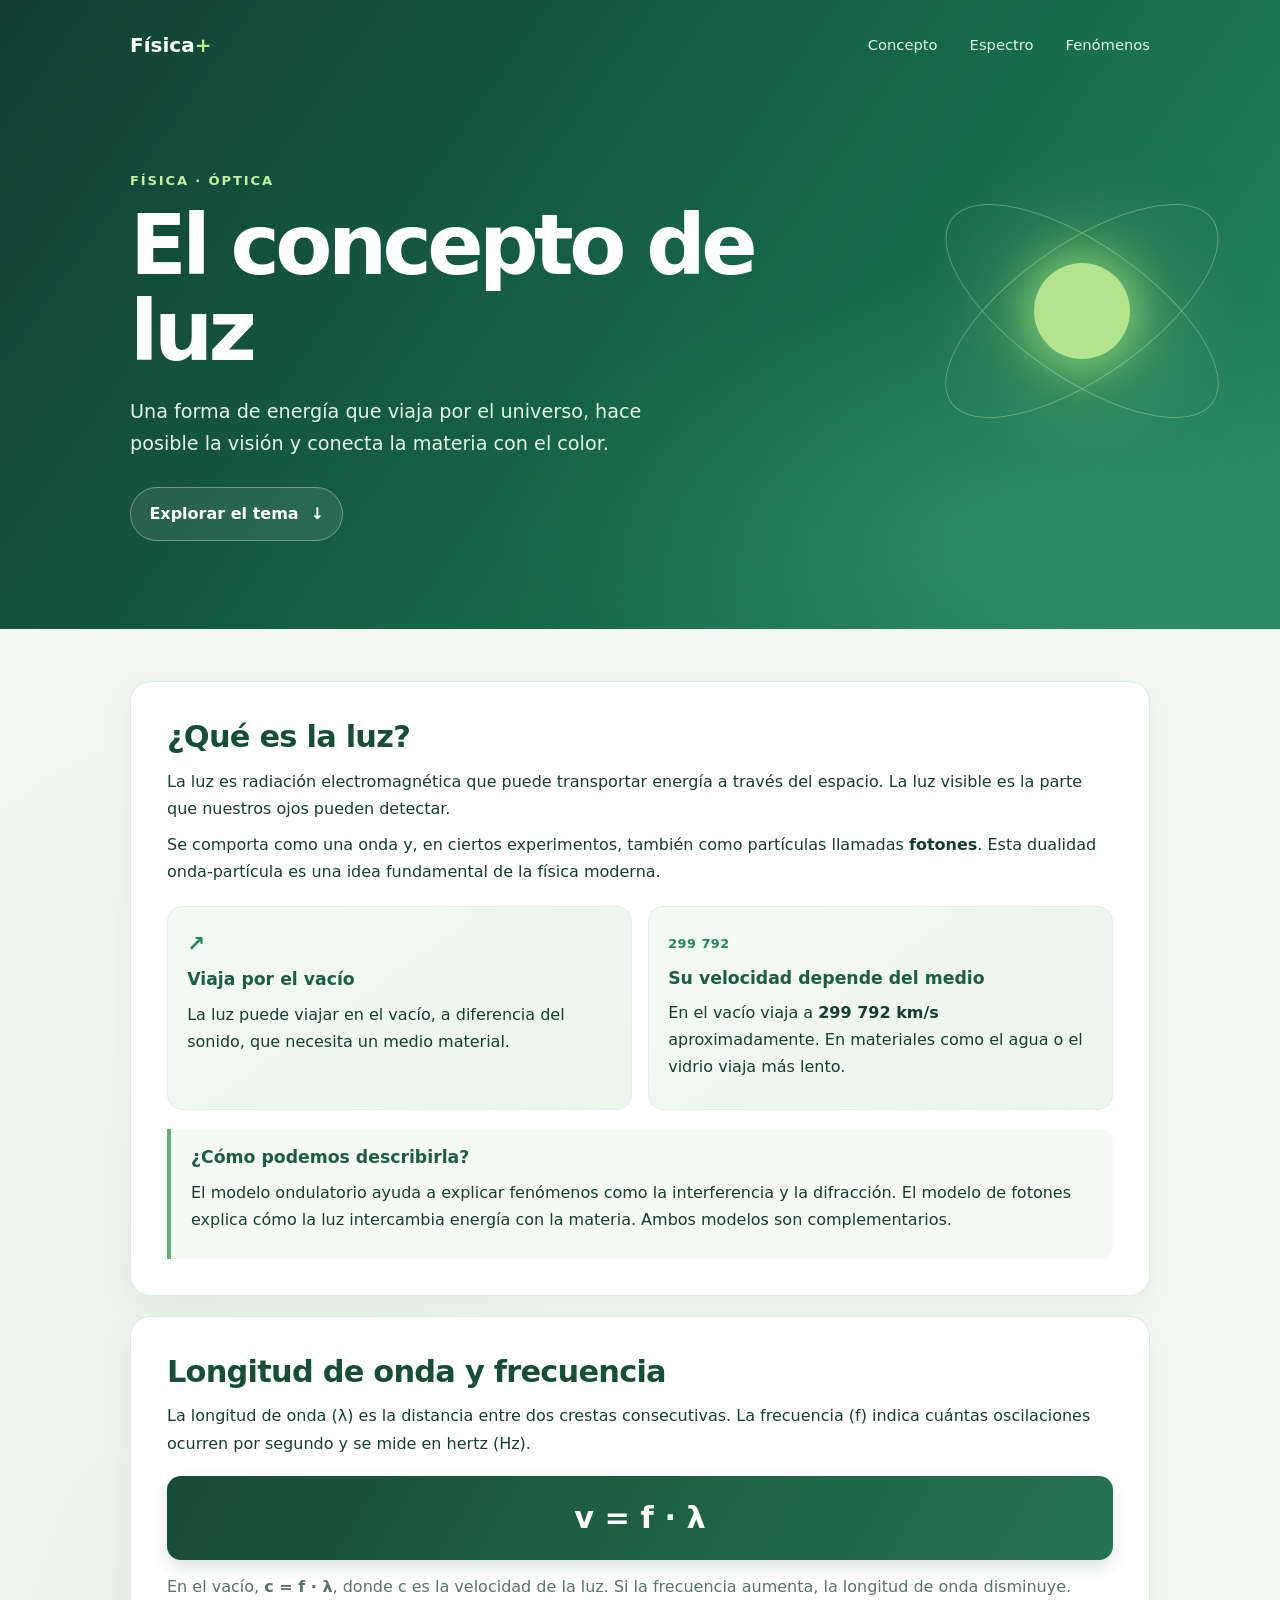
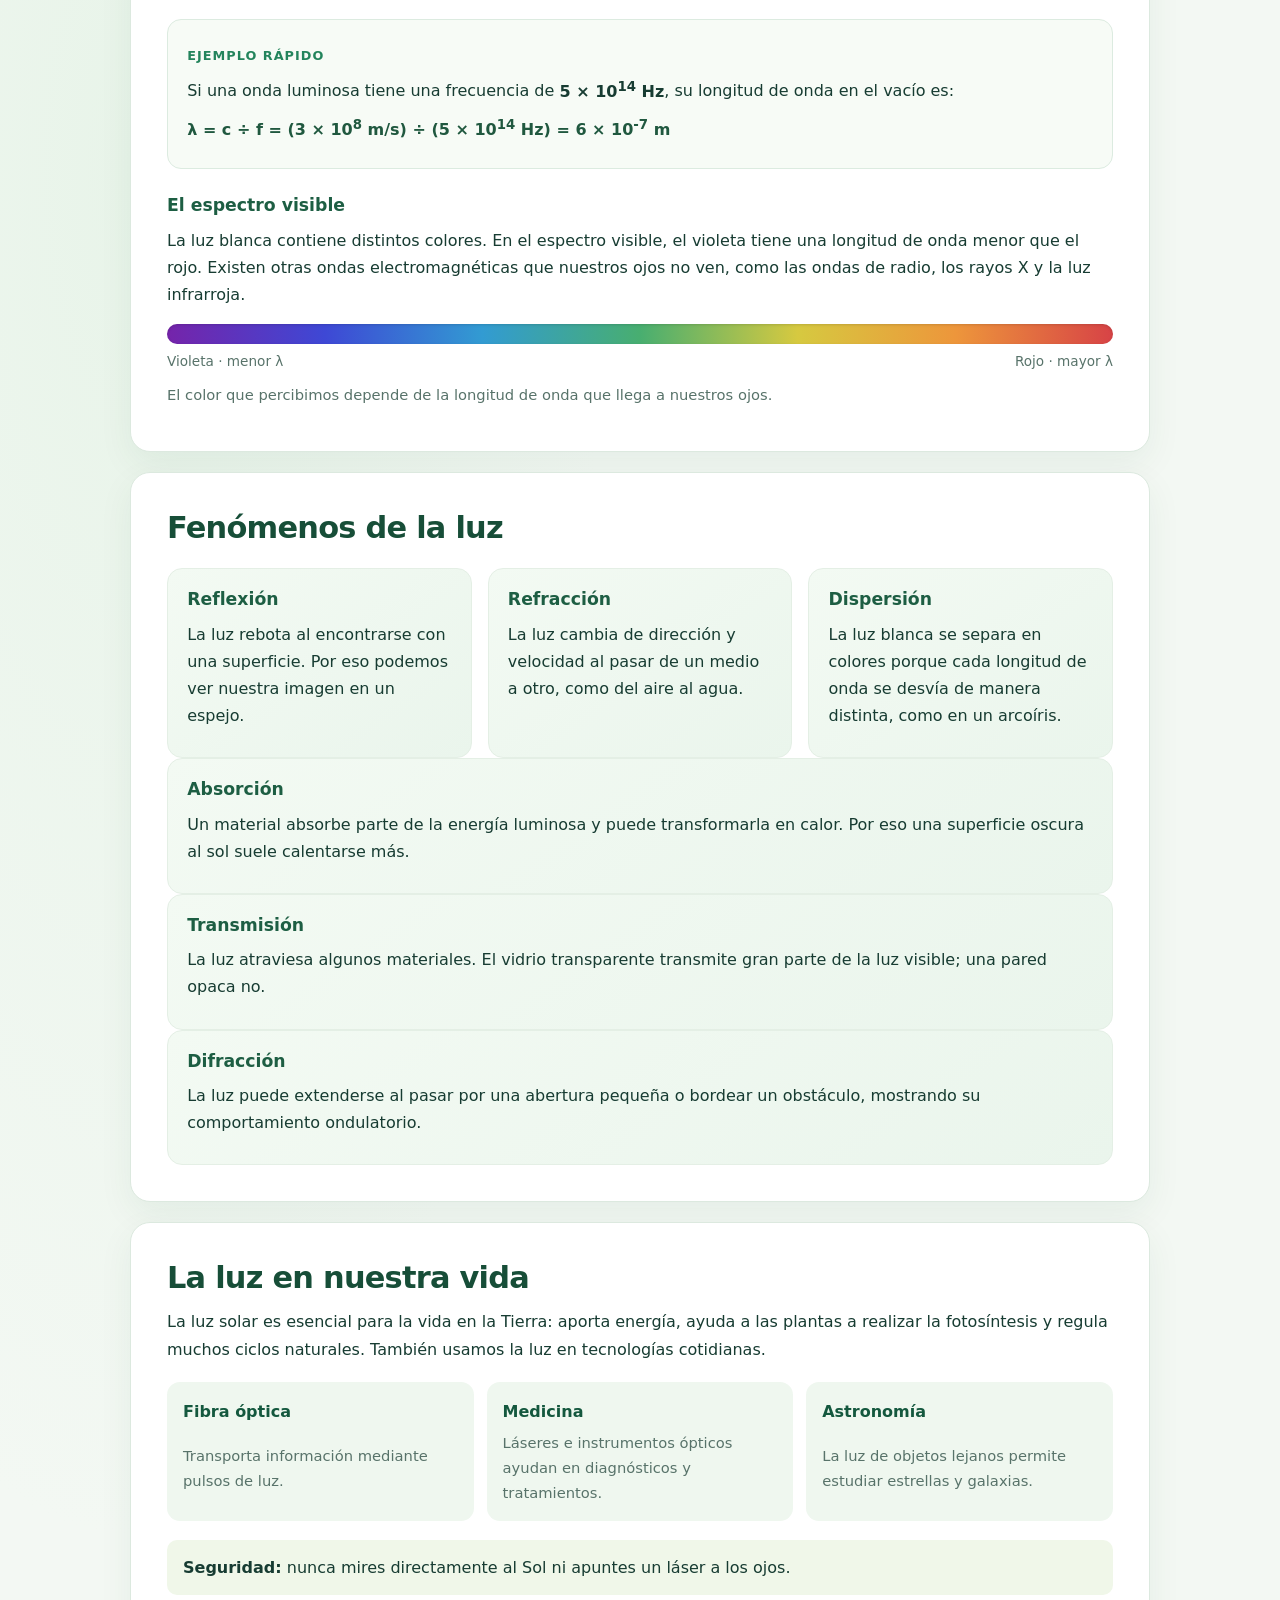
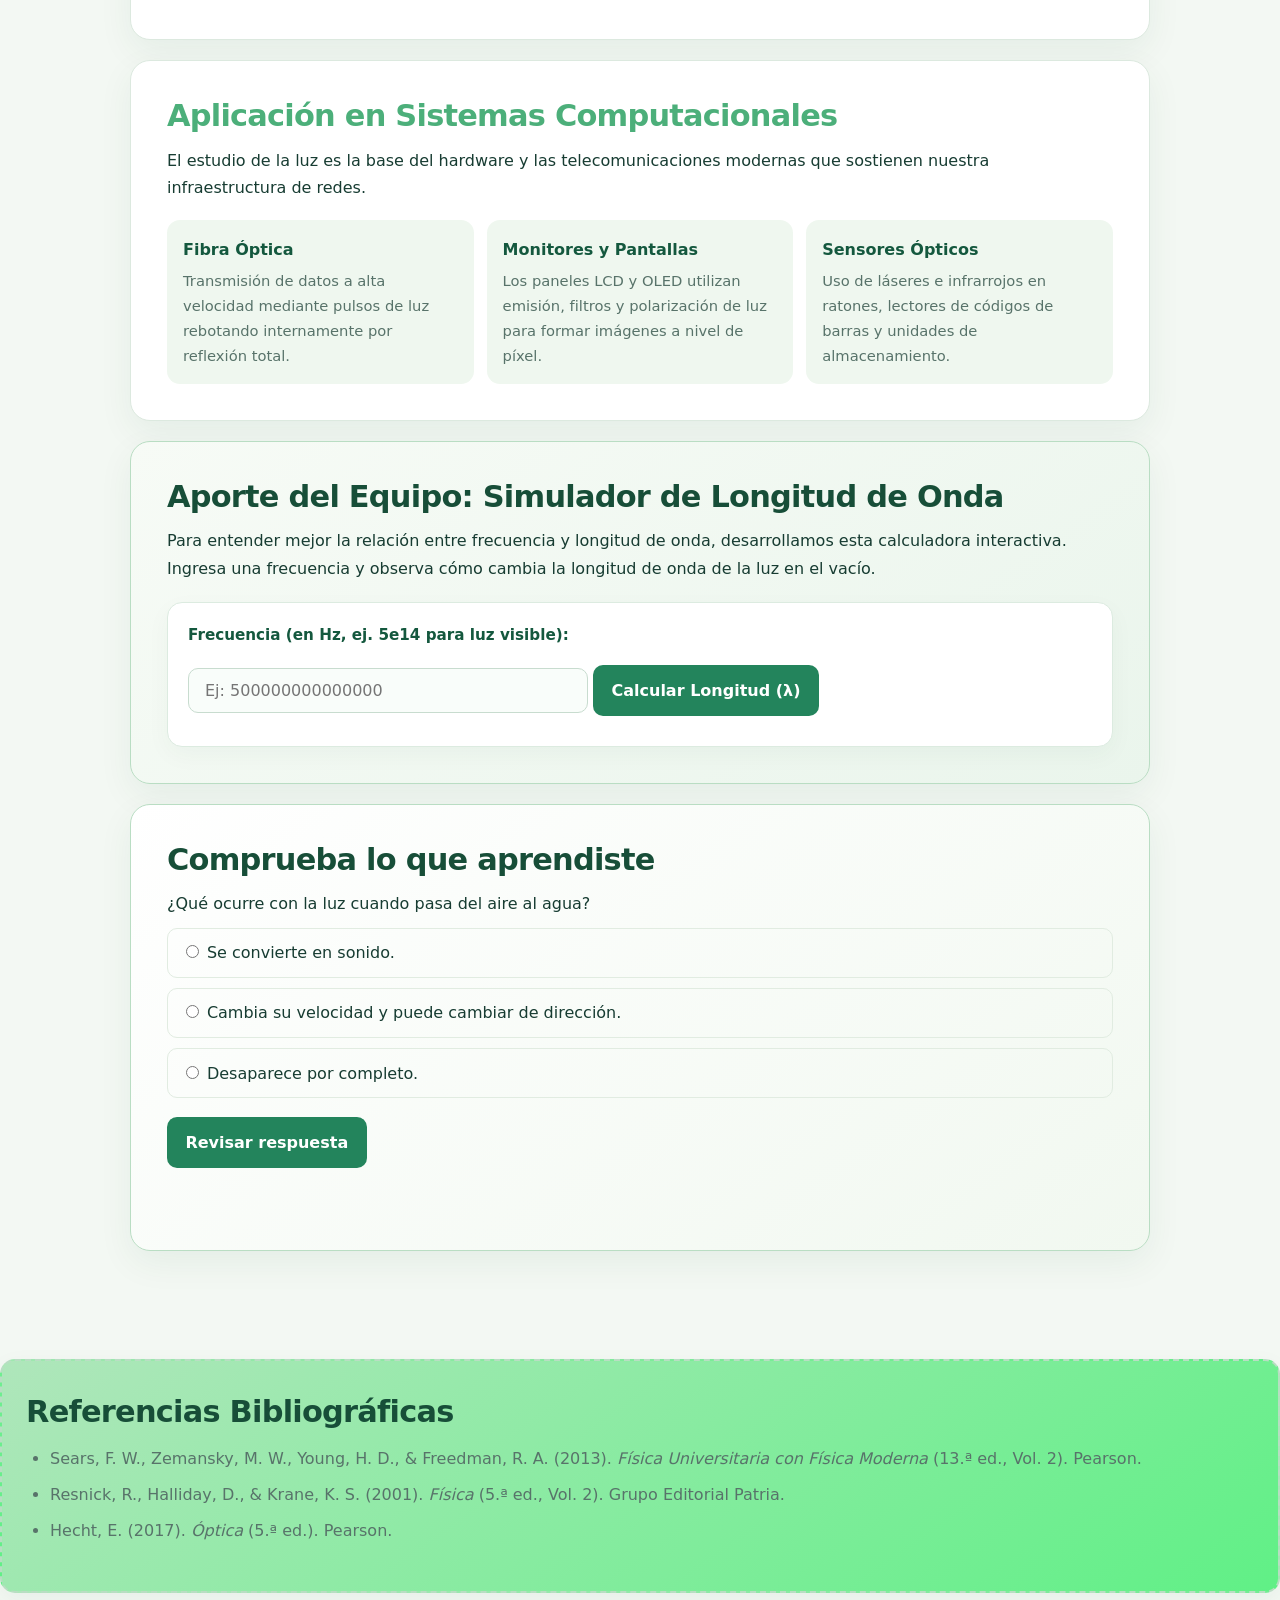
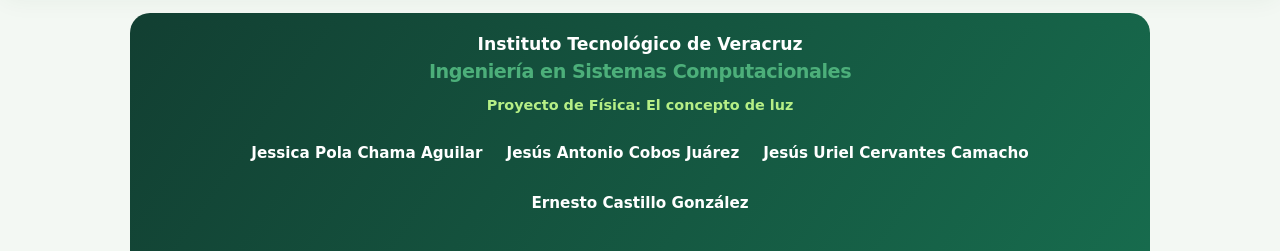
<file: index.html>
<!DOCTYPE html>
<html lang="es">
<head>
  <meta charset="UTF-8">
  <meta name="viewport" content="width=device-width, initial-scale=1.0">
  <meta name="description" content="Aprende qué es la luz, cómo se propaga y cuáles son sus principales fenómenos.">
  <title>El concepto de luz | Física</title>
  <link rel="stylesheet" href="styles.css">
</head>
<body>
  <header>
    <div class="hero">
      <nav class="site-nav" aria-label="Navegación principal">
        <a class="brand" href="#inicio">Física<span>+</span></a>
        <div class="nav-links">
          <a href="#que-es">Concepto</a>
          <a href="#onda">Espectro</a>
          <a href="#fenomenos">Fenómenos</a>
        </div>
      </nav>
      <div id="inicio" class="hero-copy">
        <p class="eyebrow">Física · Óptica</p>
        <h1>El concepto de luz</h1>
        <p>Una forma de energía que viaja por el universo, hace posible la visión y conecta la materia con el color.</p>
        <a class="hero-button" href="#que-es">Explorar el tema <span aria-hidden="true">↓</span></a>
      </div>
      <div class="hero-orbit" aria-hidden="true">
        <span class="orbit orbit-one"></span>
        <span class="orbit orbit-two"></span>
        <span class="light-core"></span>
      </div>
    </div>
  </header>

  <main>
    <section aria-labelledby="que-es">
      <h2 id="que-es">¿Qué es la luz?</h2>
      <p>La luz es radiación electromagnética que puede transportar energía a través del espacio. La luz visible es la parte que nuestros ojos pueden detectar.</p>
      <p>Se comporta como una onda y, en ciertos experimentos, también como partículas llamadas <strong>fotones</strong>. Esta dualidad onda-partícula es una idea fundamental de la física moderna.</p>
      <div class="facts">
        <article class="fact">
          <span class="fact-icon" aria-hidden="true">↗</span>
          <h3>Viaja por el vacío</h3>
          <p>La luz puede viajar en el vacío, a diferencia del sonido, que necesita un medio material.</p>
        </article>
        <article class="fact">
          <span class="fact-icon" aria-hidden="true">299 792</span>
          <h3>Su velocidad depende del medio</h3>
          <p>En el vacío viaja a <strong>299 792 km/s</strong> aproximadamente. En materiales como el agua o el vidrio viaja más lento.</p>
        </article>
      </div>
      <div class="info-panel">
        <h3>¿Cómo podemos describirla?</h3>
        <p>El modelo ondulatorio ayuda a explicar fenómenos como la interferencia y la difracción. El modelo de fotones explica cómo la luz intercambia energía con la materia. Ambos modelos son complementarios.</p>
      </div>
    </section>

    <section aria-labelledby="onda">
      <h2 id="onda">Longitud de onda y frecuencia</h2>
      <p>La longitud de onda (λ) es la distancia entre dos crestas consecutivas. La frecuencia (f) indica cuántas oscilaciones ocurren por segundo y se mide en hertz (Hz).</p>
      <div class="formula" aria-label="La velocidad es igual a la frecuencia por la longitud de onda">v = f · λ</div>
      <p class="note">En el vacío, <strong>c = f · λ</strong>, donde c es la velocidad de la luz. Si la frecuencia aumenta, la longitud de onda disminuye.</p>
      <div class="example">
        <p class="example-label">Ejemplo rápido</p>
        <p>Si una onda luminosa tiene una frecuencia de <strong>5 × 10<sup>14</sup> Hz</strong>, su longitud de onda en el vacío es:</p>
        <p class="calculation">λ = c ÷ f = (3 × 10<sup>8</sup> m/s) ÷ (5 × 10<sup>14</sup> Hz) = <strong>6 × 10<sup>-7</sup> m</strong></p>
      </div>
      <h3>El espectro visible</h3>
      <p>La luz blanca contiene distintos colores. En el espectro visible, el violeta tiene una longitud de onda menor que el rojo. Existen otras ondas electromagnéticas que nuestros ojos no ven, como las ondas de radio, los rayos X y la luz infrarroja.</p>
      <div class="spectrum" role="img" aria-label="Espectro de colores desde violeta hasta rojo"></div>
      <div class="spectrum-labels"><span>Violeta · menor λ</span><span>Rojo · mayor λ</span></div>
      <p class="spectrum-note">El color que percibimos depende de la longitud de onda que llega a nuestros ojos.</p>
    </section>

    <section aria-labelledby="fenomenos">
      <h2 id="fenomenos">Fenómenos de la luz</h2>
      <div class="phenomena">
        <article class="phenomenon">
          <h3>Reflexión</h3>
          <p>La luz rebota al encontrarse con una superficie. Por eso podemos ver nuestra imagen en un espejo.</p>
        </article>
        <article class="phenomenon">
          <h3>Refracción</h3>
          <p>La luz cambia de dirección y velocidad al pasar de un medio a otro, como del aire al agua.</p>
        </article>
        <article class="phenomenon">
          <h3>Dispersión</h3>
          <p>La luz blanca se separa en colores porque cada longitud de onda se desvía de manera distinta, como en un arcoíris.</p>

            </div>
          </div>
        </article>
        <article class="phenomenon">
          <h3>Absorción</h3>
          <p>Un material absorbe parte de la energía luminosa y puede transformarla en calor. Por eso una superficie oscura al sol suele calentarse más.</p>
        </article>
        <article class="phenomenon">
          <h3>Transmisión</h3>
          <p>La luz atraviesa algunos materiales. El vidrio transparente transmite gran parte de la luz visible; una pared opaca no.</p>
        </article>
        <article class="phenomenon">
          <h3>Difracción</h3>
          <p>La luz puede extenderse al pasar por una abertura pequeña o bordear un obstáculo, mostrando su comportamiento ondulatorio.</p>
        </article>
      </div>
    </section>

    <section aria-labelledby="por-que">
      <h2 id="por-que">La luz en nuestra vida</h2>
      <p>La luz solar es esencial para la vida en la Tierra: aporta energía, ayuda a las plantas a realizar la fotosíntesis y regula muchos ciclos naturales. También usamos la luz en tecnologías cotidianas.</p>
      <div class="uses">
        <div><strong>Fibra óptica</strong><span>Transporta información mediante pulsos de luz.</span></div>
        <div><strong>Medicina</strong><span>Láseres e instrumentos ópticos ayudan en diagnósticos y tratamientos.</span></div>
        <div><strong>Astronomía</strong><span>La luz de objetos lejanos permite estudiar estrellas y galaxias.</span></div>
      </div>
      <p class="safety-note"><strong>Seguridad:</strong> nunca mires directamente al Sol ni apuntes un láser a los ojos.</p>
    </section>

    <section aria-labelledby="carrera">
      <h2 id="carrera" class="titulo-carrera">Aplicación en Sistemas Computacionales</h2>
      <p>El estudio de la luz es la base del hardware y las telecomunicaciones modernas que sostienen nuestra infraestructura de redes.</p>
      <div class="uses">
        <div>
          <strong>Fibra Óptica</strong>
          <span>Transmisión de datos a alta velocidad mediante pulsos de luz rebotando internamente por reflexión total.</span>
        </div>
        <div>
          <strong>Monitores y Pantallas</strong>
          <span>Los paneles LCD y OLED utilizan emisión, filtros y polarización de luz para formar imágenes a nivel de píxel.</span>
        </div>
        <div>
          <strong>Sensores Ópticos</strong>
          <span>Uso de láseres e infrarrojos en ratones, lectores de códigos de barras y unidades de almacenamiento.</span>
        </div>
      </div>
    </section>

    <section class="aporte-equipo" aria-labelledby="aporte-title">
      <h2 id="aporte-title"> Aporte del Equipo: Simulador de Longitud de Onda</h2>
      <p>Para entender mejor la relación entre frecuencia y longitud de onda, desarrollamos esta calculadora interactiva. Ingresa una frecuencia y observa cómo cambia la longitud de onda de la luz en el vacío.</p>
      <div class="calculator">
        <label for="freq-input">Frecuencia (en Hz, ej. 5e14 para luz visible):</label>
        <input type="number" id="freq-input" placeholder="Ej: 500000000000000" step="any">
        <button type="button" id="btn-calcular">Calcular Longitud (λ)</button>
        <p id="resultado-calc" role="status" aria-live="polite" style="font-weight: bold; margin-top: 10px;"></p>
      </div>
    </section>

    <section class="quiz" aria-labelledby="quiz-title">
      <h2 id="quiz-title">Comprueba lo que aprendiste</h2>
      <p>¿Qué ocurre con la luz cuando pasa del aire al agua?</p>
      <form id="quiz">
        <label><input type="radio" name="opcion" value="a"> Se convierte en sonido.</label>
        <label><input type="radio" name="opcion" value="b"> Cambia su velocidad y puede cambiar de dirección.</label>
        <label><input type="radio" name="opcion" value="c"> Desaparece por completo.</label>
        <button type="submit">Revisar respuesta</button>
      </form>
      <p id="respuesta" role="status" aria-live="polite"></p>
    </section>
  </main>

 <section class="referencias" aria-labelledby="ref-title">
    <h2 id="ref-title"> Referencias Bibliográficas</h2>
    <ul>
      <li>Sears, F. W., Zemansky, M. W., Young, H. D., & Freedman, R. A. (2013). <em>Física Universitaria con Física Moderna</em> (13.ª ed., Vol. 2). Pearson.</li>
      <li>Resnick, R., Halliday, D., & Krane, K. S. (2001). <em>Física</em> (5.ª ed., Vol. 2). Grupo Editorial Patria.</li>
      <li>Hecht, E. (2017). <em>Óptica</em> (5.ª ed.). Pearson.</li>
    </ul>
  </section>

  <footer style="background-color: #2c3e50; color: white; padding: 20px; text-align: center; margin-top: 20px;">
    <h3>Instituto Tecnológico de Veracruz</h3>
    <h2 class="titulo-carrera" style="color: #4caf7a; margin-bottom: 0.5rem; font-size: 1.2rem;">Ingeniería en Sistemas Computacionales</h2>
    <p><strong>Proyecto de Física: El concepto de luz</strong></p>
    <ul style="list-style: none; padding: 0; margin-top: 10px;">
      <li>Jessica Pola Chama Aguilar</li>
      <li>Jesús Antonio Cobos Juárez</li>
      <li>Jesús Uriel Cervantes Camacho</li>
      <li>Ernesto Castillo González</li>
    </ul>
    <button id="btn-arriba" title="Volver arriba">↑</button>
  </footer>

  <script>
    // 1. Código del Simulador
    document.getElementById("btn-calcular").addEventListener("click", function () {
      const freqInput = document.getElementById("freq-input").value;
      const resultado = document.getElementById("resultado-calc");
      const c = 299792458; 

      if (freqInput && freqInput > 0) {
        const longitudOnda = c / freqInput;
        resultado.innerHTML = `La longitud de onda (λ) es: <strong>${longitudOnda.toExponential(2)} metros</strong>.`;
      } else {
        resultado.textContent = "Por favor, ingresa un valor de frecuencia válido mayor a 0.";
      }
    });

    // 2. Código del Botón Flotante
    const btnArriba = document.getElementById("btn-arriba");
    window.addEventListener("scroll", () => {
      if (window.scrollY > 400) {
        btnArriba.style.display = "block";
      } else {
        btnArriba.style.display = "none";
      }
    });

    btnArriba.addEventListener("click", () => {
      window.scrollTo({ top: 0, behavior: 'smooth' });
    });

    // 3. Código del Quiz
    document.getElementById("quiz").addEventListener("submit", function (event) {
      event.preventDefault();
      const seleccion = document.querySelector('input[name="opcion"]:checked');
      const respuesta = document.getElementById("respuesta");

      if (!seleccion) {
        respuesta.textContent = "Selecciona una opción antes de revisar.";
      } else if (seleccion.value === "b") {
        respuesta.textContent = "¡Correcto! Ese cambio de medio produce la refracción.";
      } else {
        respuesta.textContent = "No exactamente. Repasa la sección de refracción e inténtalo de nuevo.";
      }
    });
  </script>
</body>
</html>
</file>
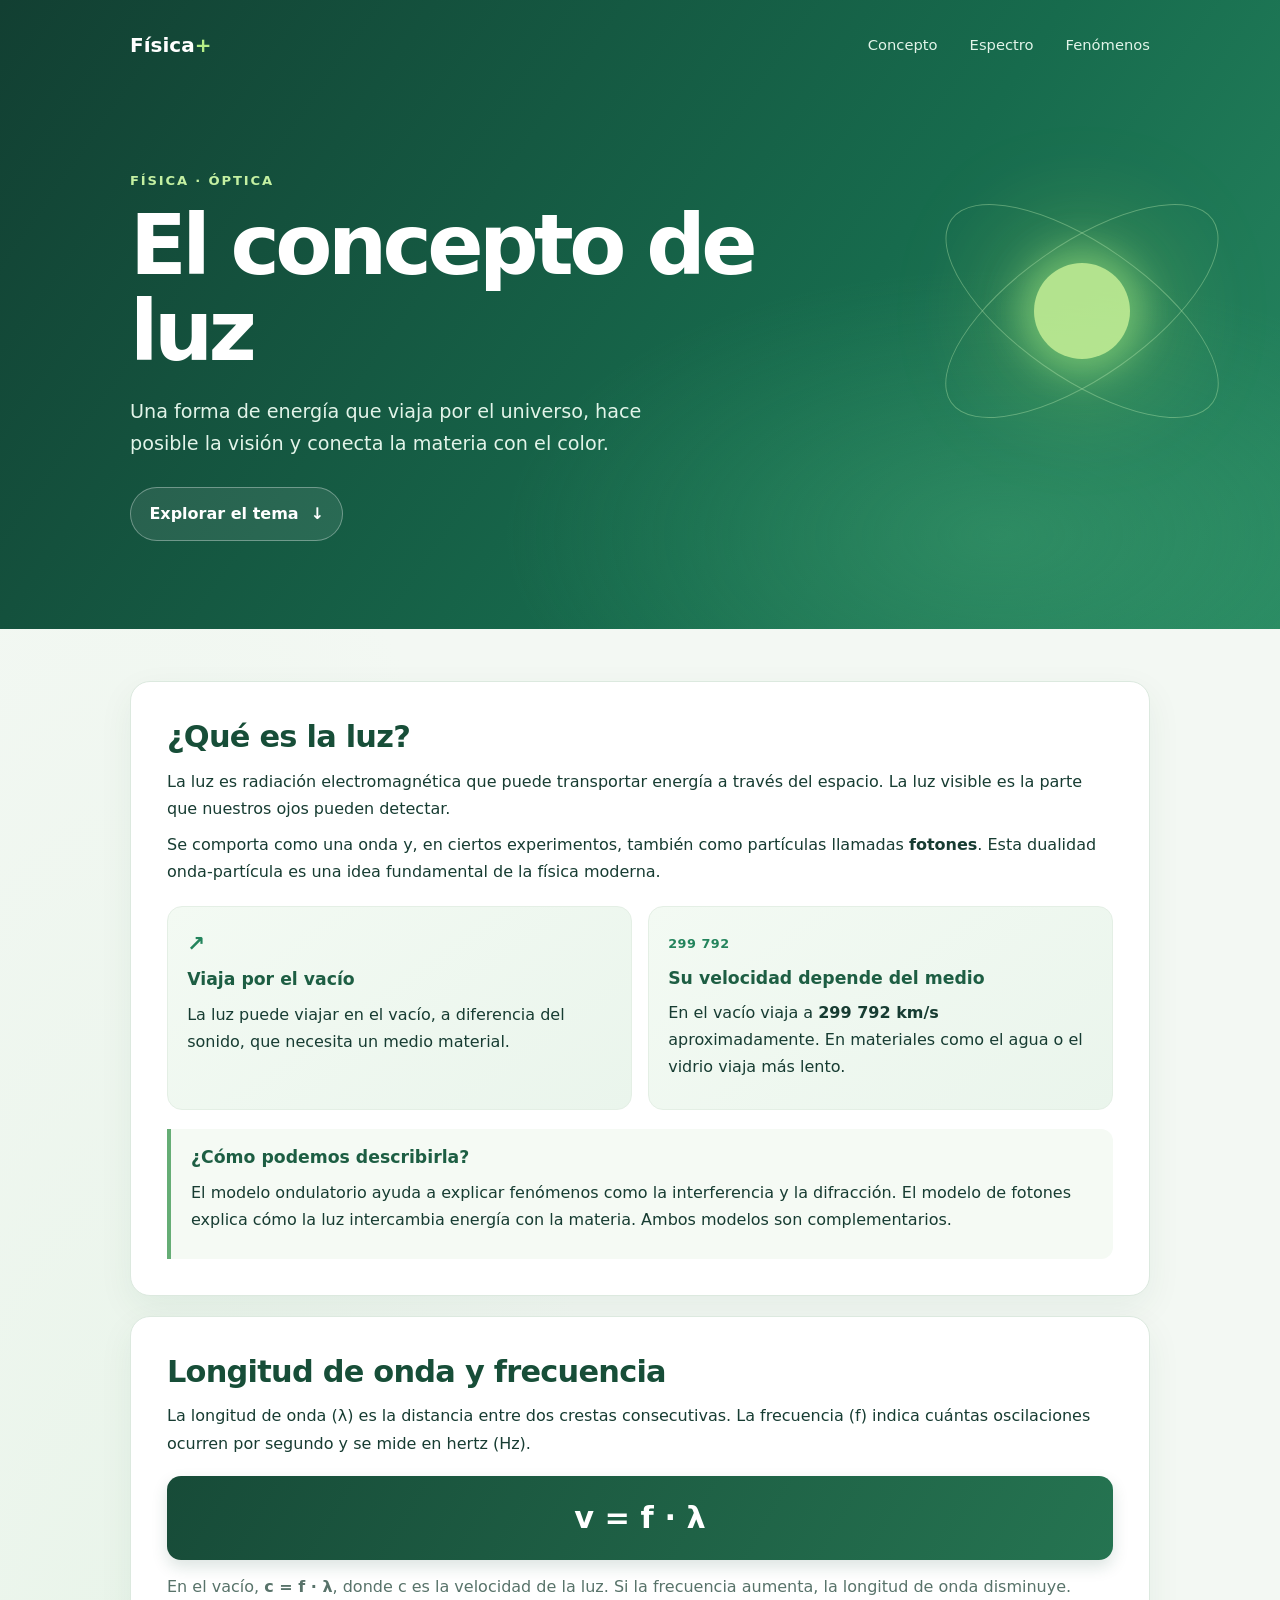
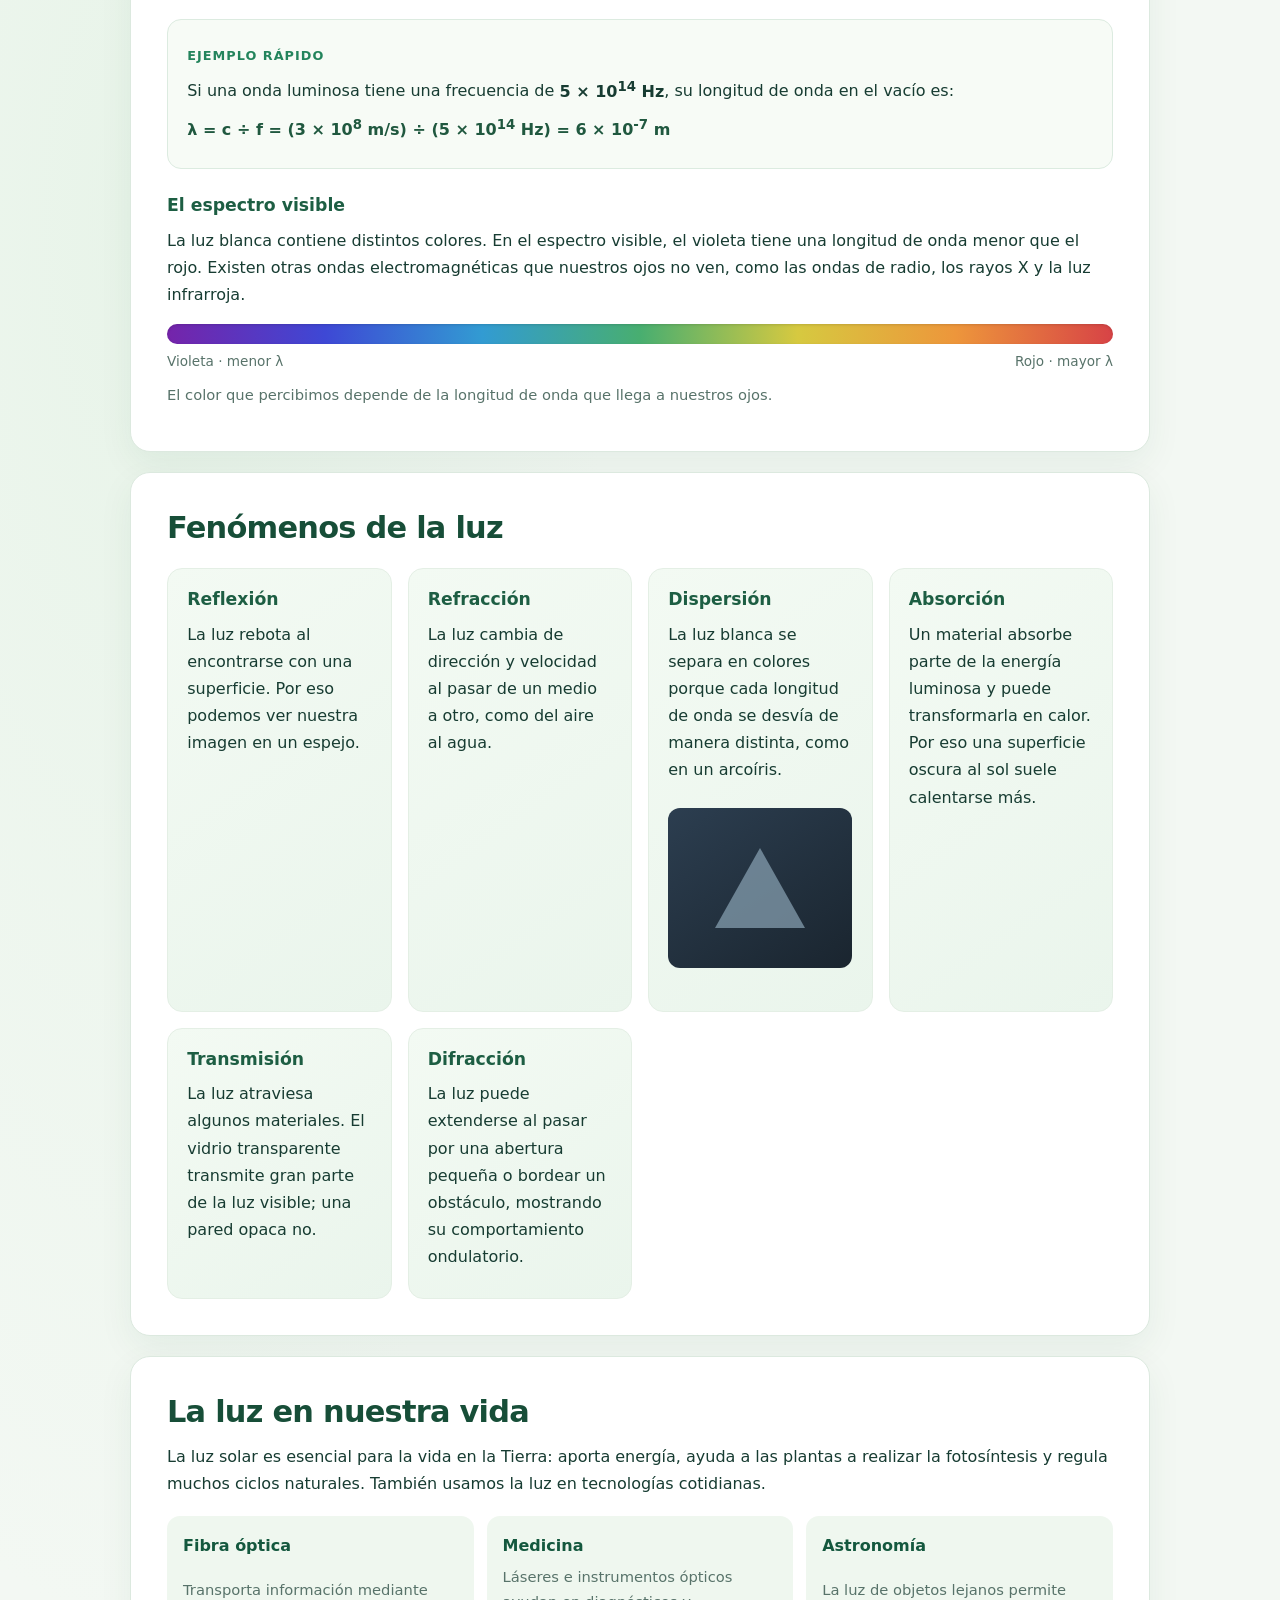
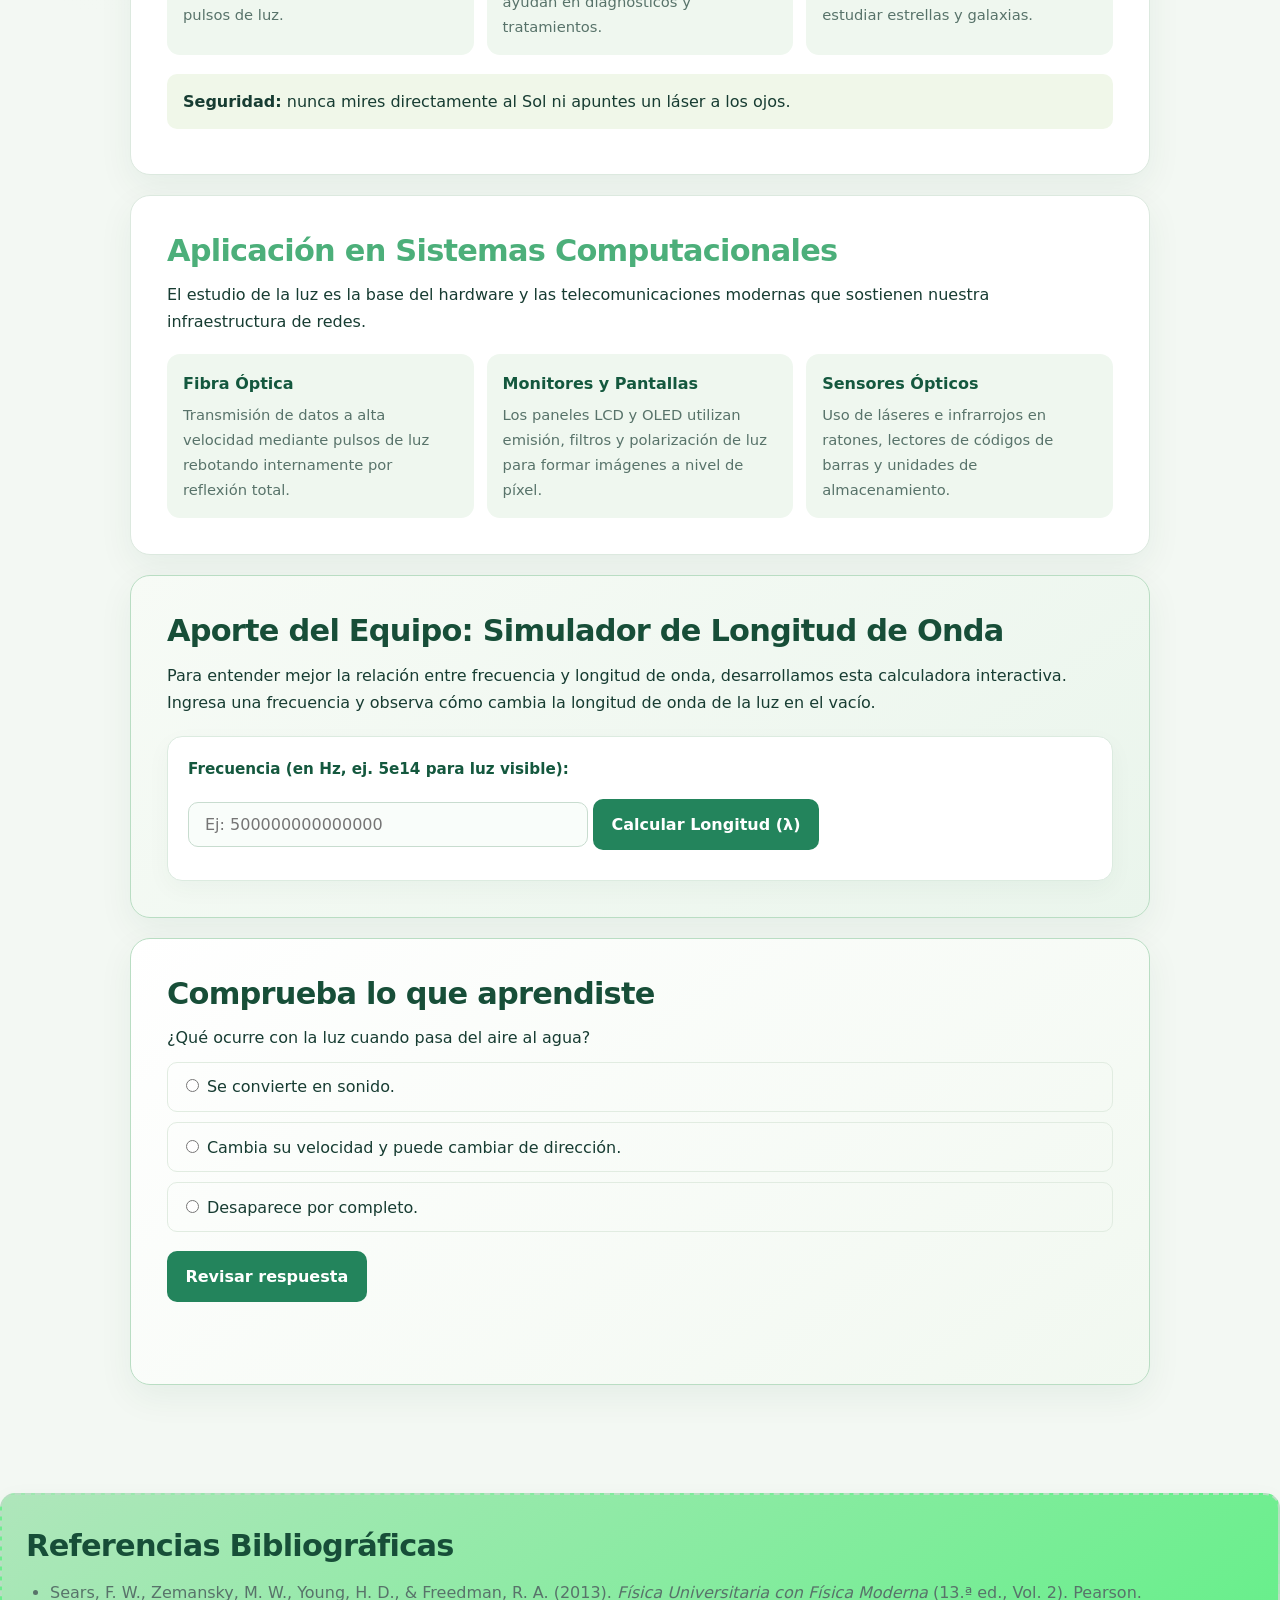
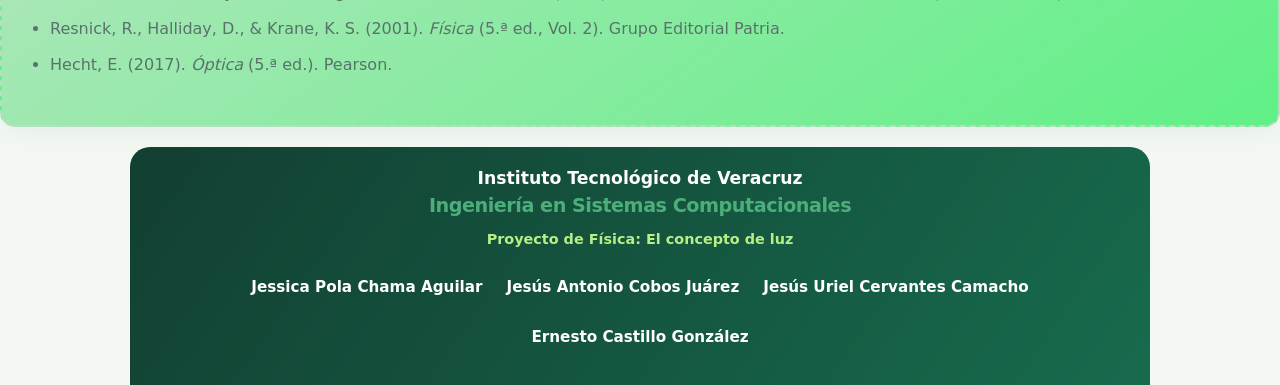
<file: web.html>
<!DOCTYPE html>
<html lang="es">
<head>
  <meta charset="UTF-8">
  <meta name="viewport" content="width=device-width, initial-scale=1.0">
  <meta name="description" content="Aprende qué es la luz, cómo se propaga y cuáles son sus principales fenómenos.">
  <title>El concepto de luz | Física</title>
  <link rel="stylesheet" href="styles.css">
</head>
<body>
  <header>
    <div class="hero">
      <nav class="site-nav" aria-label="Navegación principal">
        <a class="brand" href="#inicio">Física<span>+</span></a>
        <div class="nav-links">
          <a href="#que-es">Concepto</a>
          <a href="#onda">Espectro</a>
          <a href="#fenomenos">Fenómenos</a>
        </div>
      </nav>
      <div id="inicio" class="hero-copy">
        <p class="eyebrow">Física · Óptica</p>
        <h1>El concepto de luz</h1>
        <p>Una forma de energía que viaja por el universo, hace posible la visión y conecta la materia con el color.</p>
        <a class="hero-button" href="#que-es">Explorar el tema <span aria-hidden="true">↓</span></a>
      </div>
      <div class="hero-orbit" aria-hidden="true">
        <span class="orbit orbit-one"></span>
        <span class="orbit orbit-two"></span>
        <span class="light-core"></span>
      </div>
    </div>
  </header>

  <main>
    <section aria-labelledby="que-es">
      <h2 id="que-es">¿Qué es la luz?</h2>
      <p>La luz es radiación electromagnética que puede transportar energía a través del espacio. La luz visible es la parte que nuestros ojos pueden detectar.</p>
      <p>Se comporta como una onda y, en ciertos experimentos, también como partículas llamadas <strong>fotones</strong>. Esta dualidad onda-partícula es una idea fundamental de la física moderna.</p>
      <div class="facts">
        <article class="fact">
          <span class="fact-icon" aria-hidden="true">↗</span>
          <h3>Viaja por el vacío</h3>
          <p>La luz puede viajar en el vacío, a diferencia del sonido, que necesita un medio material.</p>
        </article>
        <article class="fact">
          <span class="fact-icon" aria-hidden="true">299 792</span>
          <h3>Su velocidad depende del medio</h3>
          <p>En el vacío viaja a <strong>299 792 km/s</strong> aproximadamente. En materiales como el agua o el vidrio viaja más lento.</p>
        </article>
      </div>
      <div class="info-panel">
        <h3>¿Cómo podemos describirla?</h3>
        <p>El modelo ondulatorio ayuda a explicar fenómenos como la interferencia y la difracción. El modelo de fotones explica cómo la luz intercambia energía con la materia. Ambos modelos son complementarios.</p>
      </div>
    </section>

    <section aria-labelledby="onda">
      <h2 id="onda">Longitud de onda y frecuencia</h2>
      <p>La longitud de onda (λ) es la distancia entre dos crestas consecutivas. La frecuencia (f) indica cuántas oscilaciones ocurren por segundo y se mide en hertz (Hz).</p>
      <div class="formula" aria-label="La velocidad es igual a la frecuencia por la longitud de onda">v = f · λ</div>
      <p class="note">En el vacío, <strong>c = f · λ</strong>, donde c es la velocidad de la luz. Si la frecuencia aumenta, la longitud de onda disminuye.</p>
      <div class="example">
        <p class="example-label">Ejemplo rápido</p>
        <p>Si una onda luminosa tiene una frecuencia de <strong>5 × 10<sup>14</sup> Hz</strong>, su longitud de onda en el vacío es:</p>
        <p class="calculation">λ = c ÷ f = (3 × 10<sup>8</sup> m/s) ÷ (5 × 10<sup>14</sup> Hz) = <strong>6 × 10<sup>-7</sup> m</strong></p>
      </div>
      <h3>El espectro visible</h3>
      <p>La luz blanca contiene distintos colores. En el espectro visible, el violeta tiene una longitud de onda menor que el rojo. Existen otras ondas electromagnéticas que nuestros ojos no ven, como las ondas de radio, los rayos X y la luz infrarroja.</p>
      <div class="spectrum" role="img" aria-label="Espectro de colores desde violeta hasta rojo"></div>
      <div class="spectrum-labels"><span>Violeta · menor λ</span><span>Rojo · mayor λ</span></div>
      <p class="spectrum-note">El color que percibimos depende de la longitud de onda que llega a nuestros ojos.</p>
    </section>

    <section aria-labelledby="fenomenos">
      <h2 id="fenomenos">Fenómenos de la luz</h2>
      <div class="phenomena">
        <article class="phenomenon">
          <h3>Reflexión</h3>
          <p>La luz rebota al encontrarse con una superficie. Por eso podemos ver nuestra imagen en un espejo.</p>
        </article>
        <article class="phenomenon">
          <h3>Refracción</h3>
          <p>La luz cambia de dirección y velocidad al pasar de un medio a otro, como del aire al agua.</p>
        </article>
        <article class="phenomenon">
          <h3>Dispersión</h3>
          <p>La luz blanca se separa en colores porque cada longitud de onda se desvía de manera distinta, como en un arcoíris.</p>
          <div class="prisma-container">
            <div class="rayo-blanco"></div>
            <div class="prisma"></div>
            <div class="rayos-colores">
              <div class="color rojo"></div>
              <div class="color naranja"></div>
              <div class="color amarillo"></div>
              <div class="color verde"></div>
              <div class="color azul"></div>
              <div class="color violeta"></div>
            </div>
          </div>
        </article>
        <article class="phenomenon">
          <h3>Absorción</h3>
          <p>Un material absorbe parte de la energía luminosa y puede transformarla en calor. Por eso una superficie oscura al sol suele calentarse más.</p>
        </article>
        <article class="phenomenon">
          <h3>Transmisión</h3>
          <p>La luz atraviesa algunos materiales. El vidrio transparente transmite gran parte de la luz visible; una pared opaca no.</p>
        </article>
        <article class="phenomenon">
          <h3>Difracción</h3>
          <p>La luz puede extenderse al pasar por una abertura pequeña o bordear un obstáculo, mostrando su comportamiento ondulatorio.</p>
        </article>
      </div>
    </section>

    <section aria-labelledby="por-que">
      <h2 id="por-que">La luz en nuestra vida</h2>
      <p>La luz solar es esencial para la vida en la Tierra: aporta energía, ayuda a las plantas a realizar la fotosíntesis y regula muchos ciclos naturales. También usamos la luz en tecnologías cotidianas.</p>
      <div class="uses">
        <div><strong>Fibra óptica</strong><span>Transporta información mediante pulsos de luz.</span></div>
        <div><strong>Medicina</strong><span>Láseres e instrumentos ópticos ayudan en diagnósticos y tratamientos.</span></div>
        <div><strong>Astronomía</strong><span>La luz de objetos lejanos permite estudiar estrellas y galaxias.</span></div>
      </div>
      <p class="safety-note"><strong>Seguridad:</strong> nunca mires directamente al Sol ni apuntes un láser a los ojos.</p>
    </section>

    <section aria-labelledby="carrera">
      <h2 id="carrera" class="titulo-carrera">Aplicación en Sistemas Computacionales</h2>
      <p>El estudio de la luz es la base del hardware y las telecomunicaciones modernas que sostienen nuestra infraestructura de redes.</p>
      <div class="uses">
        <div>
          <strong>Fibra Óptica</strong>
          <span>Transmisión de datos a alta velocidad mediante pulsos de luz rebotando internamente por reflexión total.</span>
        </div>
        <div>
          <strong>Monitores y Pantallas</strong>
          <span>Los paneles LCD y OLED utilizan emisión, filtros y polarización de luz para formar imágenes a nivel de píxel.</span>
        </div>
        <div>
          <strong>Sensores Ópticos</strong>
          <span>Uso de láseres e infrarrojos en ratones, lectores de códigos de barras y unidades de almacenamiento.</span>
        </div>
      </div>
    </section>

    <section class="aporte-equipo" aria-labelledby="aporte-title">
      <h2 id="aporte-title"> Aporte del Equipo: Simulador de Longitud de Onda</h2>
      <p>Para entender mejor la relación entre frecuencia y longitud de onda, desarrollamos esta calculadora interactiva. Ingresa una frecuencia y observa cómo cambia la longitud de onda de la luz en el vacío.</p>
      <div class="calculator">
        <label for="freq-input">Frecuencia (en Hz, ej. 5e14 para luz visible):</label>
        <input type="number" id="freq-input" placeholder="Ej: 500000000000000" step="any">
        <button type="button" id="btn-calcular">Calcular Longitud (λ)</button>
        <p id="resultado-calc" role="status" aria-live="polite" style="font-weight: bold; margin-top: 10px;"></p>
      </div>
    </section>

    <section class="quiz" aria-labelledby="quiz-title">
      <h2 id="quiz-title">Comprueba lo que aprendiste</h2>
      <p>¿Qué ocurre con la luz cuando pasa del aire al agua?</p>
      <form id="quiz">
        <label><input type="radio" name="opcion" value="a"> Se convierte en sonido.</label>
        <label><input type="radio" name="opcion" value="b"> Cambia su velocidad y puede cambiar de dirección.</label>
        <label><input type="radio" name="opcion" value="c"> Desaparece por completo.</label>
        <button type="submit">Revisar respuesta</button>
      </form>
      <p id="respuesta" role="status" aria-live="polite"></p>
    </section>
  </main>

 <section class="referencias" aria-labelledby="ref-title">
    <h2 id="ref-title"> Referencias Bibliográficas</h2>
    <ul>
      <li>Sears, F. W., Zemansky, M. W., Young, H. D., & Freedman, R. A. (2013). <em>Física Universitaria con Física Moderna</em> (13.ª ed., Vol. 2). Pearson.</li>
      <li>Resnick, R., Halliday, D., & Krane, K. S. (2001). <em>Física</em> (5.ª ed., Vol. 2). Grupo Editorial Patria.</li>
      <li>Hecht, E. (2017). <em>Óptica</em> (5.ª ed.). Pearson.</li>
    </ul>
  </section>

  <footer style="background-color: #2c3e50; color: white; padding: 20px; text-align: center; margin-top: 20px;">
    <h3>Instituto Tecnológico de Veracruz</h3>
    <h2 class="titulo-carrera" style="color: #4caf7a; margin-bottom: 0.5rem; font-size: 1.2rem;">Ingeniería en Sistemas Computacionales</h2>
    <p><strong>Proyecto de Física: El concepto de luz</strong></p>
    <ul style="list-style: none; padding: 0; margin-top: 10px;">
      <li>Jessica Pola Chama Aguilar</li>
      <li>Jesús Antonio Cobos Juárez</li>
      <li>Jesús Uriel Cervantes Camacho</li>
      <li>Ernesto Castillo González</li>
    </ul>
    <button id="btn-arriba" title="Volver arriba">↑</button>
  </footer>

  <script>
    // 1. Código del Simulador
    document.getElementById("btn-calcular").addEventListener("click", function () {
      const freqInput = document.getElementById("freq-input").value;
      const resultado = document.getElementById("resultado-calc");
      const c = 299792458; 

      if (freqInput && freqInput > 0) {
        const longitudOnda = c / freqInput;
        resultado.innerHTML = `La longitud de onda (λ) es: <strong>${longitudOnda.toExponential(2)} metros</strong>.`;
      } else {
        resultado.textContent = "Por favor, ingresa un valor de frecuencia válido mayor a 0.";
      }
    });

    // 2. Código del Botón Flotante
    const btnArriba = document.getElementById("btn-arriba");
    window.addEventListener("scroll", () => {
      if (window.scrollY > 400) {
        btnArriba.style.display = "block";
      } else {
        btnArriba.style.display = "none";
      }
    });

    btnArriba.addEventListener("click", () => {
      window.scrollTo({ top: 0, behavior: 'smooth' });
    });

    // 3. Código del Quiz
    document.getElementById("quiz").addEventListener("submit", function (event) {
      event.preventDefault();
      const seleccion = document.querySelector('input[name="opcion"]:checked');
      const respuesta = document.getElementById("respuesta");

      if (!seleccion) {
        respuesta.textContent = "Selecciona una opción antes de revisar.";
      } else if (seleccion.value === "b") {
        respuesta.textContent = "¡Correcto! Ese cambio de medio produce la refracción.";
      } else {
        respuesta.textContent = "No exactamente. Repasa la sección de refracción e inténtalo de nuevo.";
      }
    });
  </script>
</body>
</html>
</file>
<file: styles.css>
:root {
  color-scheme: light;
  --ink: #173c32;
  --muted: #58736a;
  --paper: #f3f8f3;
  --card: #ffffff;
  --green: #23845c;
  --green-dark: #14583e;
  --mint: #dff3e7;
  --line: #dce9df;
}

* {
  box-sizing: border-box;
}

html {
  scroll-behavior: smooth;
}

body {
  margin: 0;
  background:
    radial-gradient(ellipse at 10% 35%, #e8f4e9 0, transparent 30rem),
    var(--paper);
  color: var(--ink);
  font-family: "Segoe UI", system-ui, sans-serif;
  line-height: 1.7;
}

header {
  position: relative;
  overflow: hidden;
  padding: 1rem 1.25rem 5.5rem;
  background:
    radial-gradient(ellipse at 78% 85%, #4caf7a55, transparent 35%),
    linear-gradient(125deg, #123f32, #176b4d 62%, #278861);
  color: white;
}

.hero, main, footer {
  width: min(100% - 2rem, 1020px);
  margin-inline: auto;
}

.site-nav {
  position: relative;
  z-index: 1;
  display: flex;
  align-items: center;
  justify-content: space-between;
  min-height: 58px;
}

.brand {
  color: white;
  font-size: 1.25rem;
  font-weight: 800;
  text-decoration: none;
}

.brand span {
  color: #b6ef86;
}

.nav-links {
  display: flex;
  gap: clamp(.8rem, 3vw, 2rem);
}

.nav-links a {
  color: #e2f4e9;
  font-size: .92rem;
  text-decoration: none;
}

.nav-links a:hover {
  color: white;
  text-decoration: underline;
  text-underline-offset: 5px;
}

.hero-copy {
  position: relative;
  z-index: 1;
  max-width: 650px;
  padding-top: clamp(3rem, 8vw, 6rem);
}

.eyebrow {
  margin: 0 0 .65rem;
  color: #c4f0a2;
  font-size: .82rem;
  font-weight: 800;
  letter-spacing: .14em;
  text-transform: uppercase;
}

h1 {
  max-width: 700px;
  margin: 0;
  font-size: clamp(2.7rem, 8vw, 5.2rem);
  letter-spacing: -.055em;
  line-height: 1.04;
}

.hero-copy > p:not(.eyebrow) {
  max-width: 560px;
  margin: 1.25rem 0 1.6rem;
  color: #e2f4e9;
  font-size: clamp(1.05rem, 2.5vw, 1.2rem);
}

.hero-button {
  display: inline-flex;
  align-items: center;
  gap: .75rem;
  padding: .8rem 1.15rem;
  border: 1px solid #ffffff55;
  border-radius: 999px;
  background: #ffffff16;
  color: white;
  font-weight: 700;
  text-decoration: none;
  transition: background .2s ease, transform .2s ease;
}

.hero-button:hover {
  transform: translateY(-2px);
  background: #ffffff2b;
}

.hero-orbit {
  position: absolute;
  top: 24%;
  right: 3%;
  width: min(34vw, 320px);
  aspect-ratio: 1;
  display: grid;
  place-items: center;
  opacity: .8;
}

.orbit {
  position: absolute;
  width: 100%;
  height: 42%;
  border: 1px solid #c5f3b577;
  border-radius: 50%;
  transform: rotate(-35deg);
}

.orbit-two {
  transform: rotate(35deg);
}

.light-core {
  width: 30%;
  aspect-ratio: 1;
  border-radius: 50%;
  background: #d9ff9d;
  box-shadow: 0 0 35px 14px #b8ff8a88, 0 0 100px 40px #d4ff7344;
}

main {
  padding-block: 2rem 3.5rem;
}

section {
  margin-block: 1.25rem;
  padding: clamp(1.25rem, 4vw, 2.25rem);
  border: 1px solid var(--line);
  border-radius: 20px;
  background: var(--card);
  box-shadow: 0 12px 35px #174b3010;
  scroll-margin-top: 1rem;
}

h2 {
  margin: 0 0 .7rem;
  color: #174e38;
  font-size: clamp(1.45rem, 3vw, 1.9rem);
  letter-spacing: -.025em;
  line-height: 1.25;
}

h3 {
  margin: 0 0 .4rem;
  color: #1d5e43;
  font-size: 1.08rem;
  line-height: 1.35;
}

p {
  margin: .55rem 0;
}

.facts, .phenomena {
  display: grid;
  grid-template-columns: repeat(auto-fit, minmax(min(100%, 220px), 1fr));
  gap: 1rem;
  margin-top: 1.3rem;
}

.fact, .phenomenon {
  padding: 1.2rem;
  border: 1px solid #e4efe5;
  border-radius: 15px;
  background: linear-gradient(145deg, #f3faf3, #eaf5ec);
}

.fact-icon {
  display: inline-flex;
  min-height: 2.2rem;
  align-items: center;
  margin-bottom: .35rem;
  color: var(--green);
  font-size: 1.35rem;
  font-weight: 800;
}

.fact:nth-child(2) .fact-icon {
  font-size: .8rem;
  letter-spacing: .04em;
}

.info-panel {
  margin-top: 1.2rem;
  padding: 1.1rem 1.25rem;
  border-left: 4px solid #65ad75;
  border-radius: 0 12px 12px 0;
  background: #f5faf4;
}

.formula {
  display: block;
  margin: 1.2rem 0 .8rem;
  padding: 1rem;
  border-radius: 14px;
  background: linear-gradient(120deg, #174b38, #257451);
  box-shadow: 0 7px 16px #174b3826;
  color: white;
  font-size: clamp(1.4rem, 4vw, 1.9rem);
  font-weight: 800;
  text-align: center;
}

.note, .spectrum-note {
  color: var(--muted);
}

.example {
  margin: 1.2rem 0 1.6rem;
  padding: 1rem 1.2rem;
  border: 1px solid #dcebe0;
  border-radius: 14px;
  background: #f7fbf6;
}

.example-label {
  color: var(--green);
  font-size: .8rem;
  font-weight: 800;
  letter-spacing: .08em;
  text-transform: uppercase;
}

.calculation {
  color: #20583f;
  font-weight: 600;
}

.spectrum {
  height: 20px;
  margin: 1rem 0 .35rem;
  overflow: hidden;
  border-radius: 999px;
  background: linear-gradient(90deg, #7524aa, #3e48d5, #329bd2, #48ae70, #d6c940, #ed963b, #d74346);
  box-shadow: inset 0 1px 3px #0002;
}

.spectrum-labels {
  display: flex;
  justify-content: space-between;
  gap: 1rem;
  color: var(--muted);
  font-size: .85rem;
}

.spectrum-note {
  font-size: .92rem;
}

.phenomenon {
  transition: transform .2s ease, box-shadow .2s ease;
}

.phenomenon:hover {
  transform: translateY(-3px);
  box-shadow: 0 10px 20px #174b3012;
}

.uses {
  display: grid;
  grid-template-columns: repeat(auto-fit, minmax(min(100%, 190px), 1fr));
  gap: .8rem;
  margin-top: 1.2rem;
}

.uses div {
  display: grid;
  gap: .3rem;
  padding: 1rem;
  border-radius: 13px;
  background: #eff7ef;
}

.uses strong {
  color: var(--green-dark);
}

.uses span {
  color: var(--muted);
  font-size: .92rem;
}

.safety-note {
  margin-top: 1.2rem;
  padding: .85rem 1rem;
  border-radius: 10px;
  background: #f0f7e9;
}

.quiz {
  border-color: #b9ddc3;
  background: linear-gradient(145deg, #ffffff, #f1f8f0);
}

.quiz label {
  display: block;
  margin: .65rem 0;
  padding: .65rem .8rem;
  border: 1px solid #e1ece1;
  border-radius: 10px;
  cursor: pointer;
  transition: background .2s ease;
}

.quiz label:hover {
  background: #eaf5e9;
}

.quiz input {
  accent-color: var(--green);
}

button {
  margin-top: .5rem;
  padding: .75rem 1.15rem;
  border: 0;
  border-radius: 10px;
  background: var(--green);
  color: white;
  cursor: pointer;
  font: inherit;
  font-weight: 700;
  transition: background .2s ease, transform .2s ease;
}

button:hover {
  transform: translateY(-1px);
  background: var(--green-dark);
}

button:focus-visible, input:focus-visible, a:focus-visible {
  outline: 3px solid #e0b94e;
  outline-offset: 3px;
}

#respuesta {
  min-height: 1.6em;
  margin-top: .75rem;
  color: var(--green-dark);
  font-weight: 700;
}

footer {
  padding: 0 0 2rem;
  color: var(--muted);
  font-size: .9rem;
  text-align: center;
}

@media (max-width: 620px) {
  header {
    padding-bottom: 4rem;
  }

  .nav-links {
    gap: .75rem;
  }

  .nav-links a {
    font-size: .78rem;
  }

  .hero-orbit {
    top: 42%;
    right: -15%;
    width: 48vw;
    opacity: .42;
  }

  .hero-copy {
    padding-top: 4rem;
  }

  .spectrum-labels {
    font-size: .75rem;
  }
}

@media (prefers-reduced-motion: reduce) {
  html {
    scroll-behavior: auto;
  }

  *, *::before, *::after {
    transition-duration: .01ms !important;
  }
  
}
/* =========================================
   ESTILOS PARA EL APORTE (SIMULADOR)
   ========================================= */
.aporte-equipo {
  border-color: #b9ddc3;
  background: linear-gradient(145deg, #f7fbf6, #eaf5ec);
}

.calculator {
  margin-top: 1.25rem;
  padding: 1.25rem;
  border: 1px solid #dcebe0;
  border-radius: 15px;
  background: var(--card);
  box-shadow: 0 8px 25px #174b300a;
}

.calculator label {
  display: block;
  margin-bottom: 0.5rem;
  color: var(--green-dark);
  font-weight: 600;
  font-size: 0.95rem;
}

.calculator input[type="number"] {
  width: 100%;
  max-width: 400px;
  padding: 0.75rem 1rem;
  border: 1px solid #c8dccf;
  border-radius: 10px;
  background: #f9fdfa;
  color: var(--ink);
  font-family: inherit;
  font-size: 1rem;
  transition: border-color 0.2s ease, box-shadow 0.2s ease;
}

.calculator input[type="number"]:focus {
  outline: none;
  border-color: var(--green);
  box-shadow: 0 0 0 3px var(--mint);
}


.referencias {
  background: var(--card);
  border-style: dashed;
}

.referencias ul {
  padding-left: 1.5rem;
  color: var(--muted);
  margin-top: 1rem;
}

.referencias li {
  margin-bottom: 0.75rem;
  line-height: 1.5;
}

footer {
  margin-top: 3rem;
  padding: 2.5rem 1rem;
  background: linear-gradient(125deg, #123f32, #176b4d);
  color: #e2f4e9;
  text-align: center;
  border-radius: 20px 20px 0 0; /* Bordes redondeados superiores */
}

footer h3 {
  color: white;
  margin-bottom: 0.2rem;
}

footer p {
  color: #b6ef86;
  font-size: 0.9rem;
  margin-bottom: 1.5rem;
}

footer ul {
  list-style: none;
  padding: 0;
  display: flex;
  flex-wrap: wrap;
  justify-content: center;
  gap: 1.5rem;
}

footer li {
  font-weight: 600;
  font-size: 0.95rem;
}
.titulo-carrera {
  color: #4caf7a; 
}
#btn-arriba {
  position: fixed;
  bottom: 30px;
  right: 30px;
  display: none;
  font-size: 1.5rem;
  padding: 0.4rem 1.2rem;
  border-radius: 50%;
  box-shadow: 0 4px 15px rgba(23, 75, 48, 0.3);
  z-index: 1000;
}

.prisma-container {
  position: relative;
  height: 160px;
  margin: 1.5rem 0;
  overflow: hidden;
  background: linear-gradient(145deg, #2c3e50, #1a252f);
  border-radius: 12px;
}

.prisma {
  position: absolute;
  left: 50%;
  top: 50%;
  transform: translate(-50%, -50%);
  width: 0;
  height: 0;
  border-left: 45px solid transparent;
  border-right: 45px solid transparent;
  border-bottom: 80px solid #8ba4b5;
  opacity: 0.7;
  z-index: 2;
}

.rayo-blanco {
  position: absolute;
  left: -20px;
  top: 80px;
  width: 100px;
  height: 3px;
  background: white;
  box-shadow: 0 0 12px white;
  transform: rotate(25deg);
  animation: luz-blanca 2.5s infinite;
  z-index: 1;
}

.rayos-colores {
  position: absolute;
  left: 55%;
  top: 60px;
  display: flex;
  flex-direction: column;
  gap: 1px;
  transform: rotate(-5deg);
  animation: luz-colores 2.5s infinite;
}

.color {
  width: 150px;
  height: 3px;
}

.rojo { background: #ff4d4d; box-shadow: 0 0 8px #ff4d4d; }
.naranja { background: #ffaa00; box-shadow: 0 0 8px #ffaa00; }
.amarillo { background: #ffea00; box-shadow: 0 0 8px #ffea00; }
.verde { background: #00e600; box-shadow: 0 0 8px #00e600; }
.azul { background: #0088ff; box-shadow: 0 0 8px #0088ff; }
.violeta { background: #cc00ff; box-shadow: 0 0 8px #cc00ff; }

@keyframes luz-blanca {
  0% { transform: rotate(25deg) translateX(-150px); opacity: 0; }
  10%, 90% { opacity: 1; }
  100% { transform: rotate(25deg) translateX(40px); opacity: 1; }
}

@keyframes luz-colores {
  0%, 35% { opacity: 0; clip-path: inset(0 100% 0 0); }
  60%, 100% { opacity: 1; clip-path: inset(0 0 0 0); }
}
/* Estado inicial: ocultos */
.rayo-blanco {
  opacity: 0;
  animation: none; /* Añade esto para apagarla por completo */
}

.rayos-colores {
  opacity: 0;
  animation: none; /* Añade esto también */
}

/* Se activan al pasar el mouse sobre la tarjeta del fenómeno */
.phenomenon:hover .rayo-blanco {
  opacity: 1;
  animation: luz-blanca 2.5s infinite;
}

.phenomenon:hover .rayos-colores {
  opacity: 1;
  animation: luz-colores 2.5s infinite;
}
.referencias {
  padding: 2rem 1.5rem;
  margin-top: 2rem;
  background: linear-gradient(145deg, #afe6bb, #60f086); /* Degradado verde muy suave */
  border: 2px dashed #b9ddc3; /* Borde punteado en tono verde claro */
  border-radius: 15px; /* Bordes más redondeados */
  box-shadow: 0 8px 25px rgba(23, 75, 48, 0.05); /* Sombra ligera */
}
/* Animación base para que el movimiento sea suave */
.phenomenon {
  transition: transform 0.3s ease, box-shadow 0.3s ease;
}

/* Efecto al pasar el ratón por encima de cada tarjeta */
.phenomenon:hover {
  transform: translateY(-10px) scale(1.02);
  box-shadow: 0 15px 30px rgba(23, 75, 48, 0.15);
  cursor: default; /* Mantiene la flecha normal del ratón */
}
/* El fotón inicia oculto y sin moverse */
.foton-reflexion {
  position: absolute;
  width: 10px;
  height: 10px;
  background: #ffea00;
  border-radius: 50%;
  box-shadow: 0 0 15px 5px rgba(255, 234, 0, 0.6);
  opacity: 0; 
}

/* La animación SOLO arranca cuando pasas el ratón (.phenomenon:hover) */
.phenomenon:hover .foton-reflexion {
  animation: rebotar 2s ease-in-out infinite;
}
</file>
